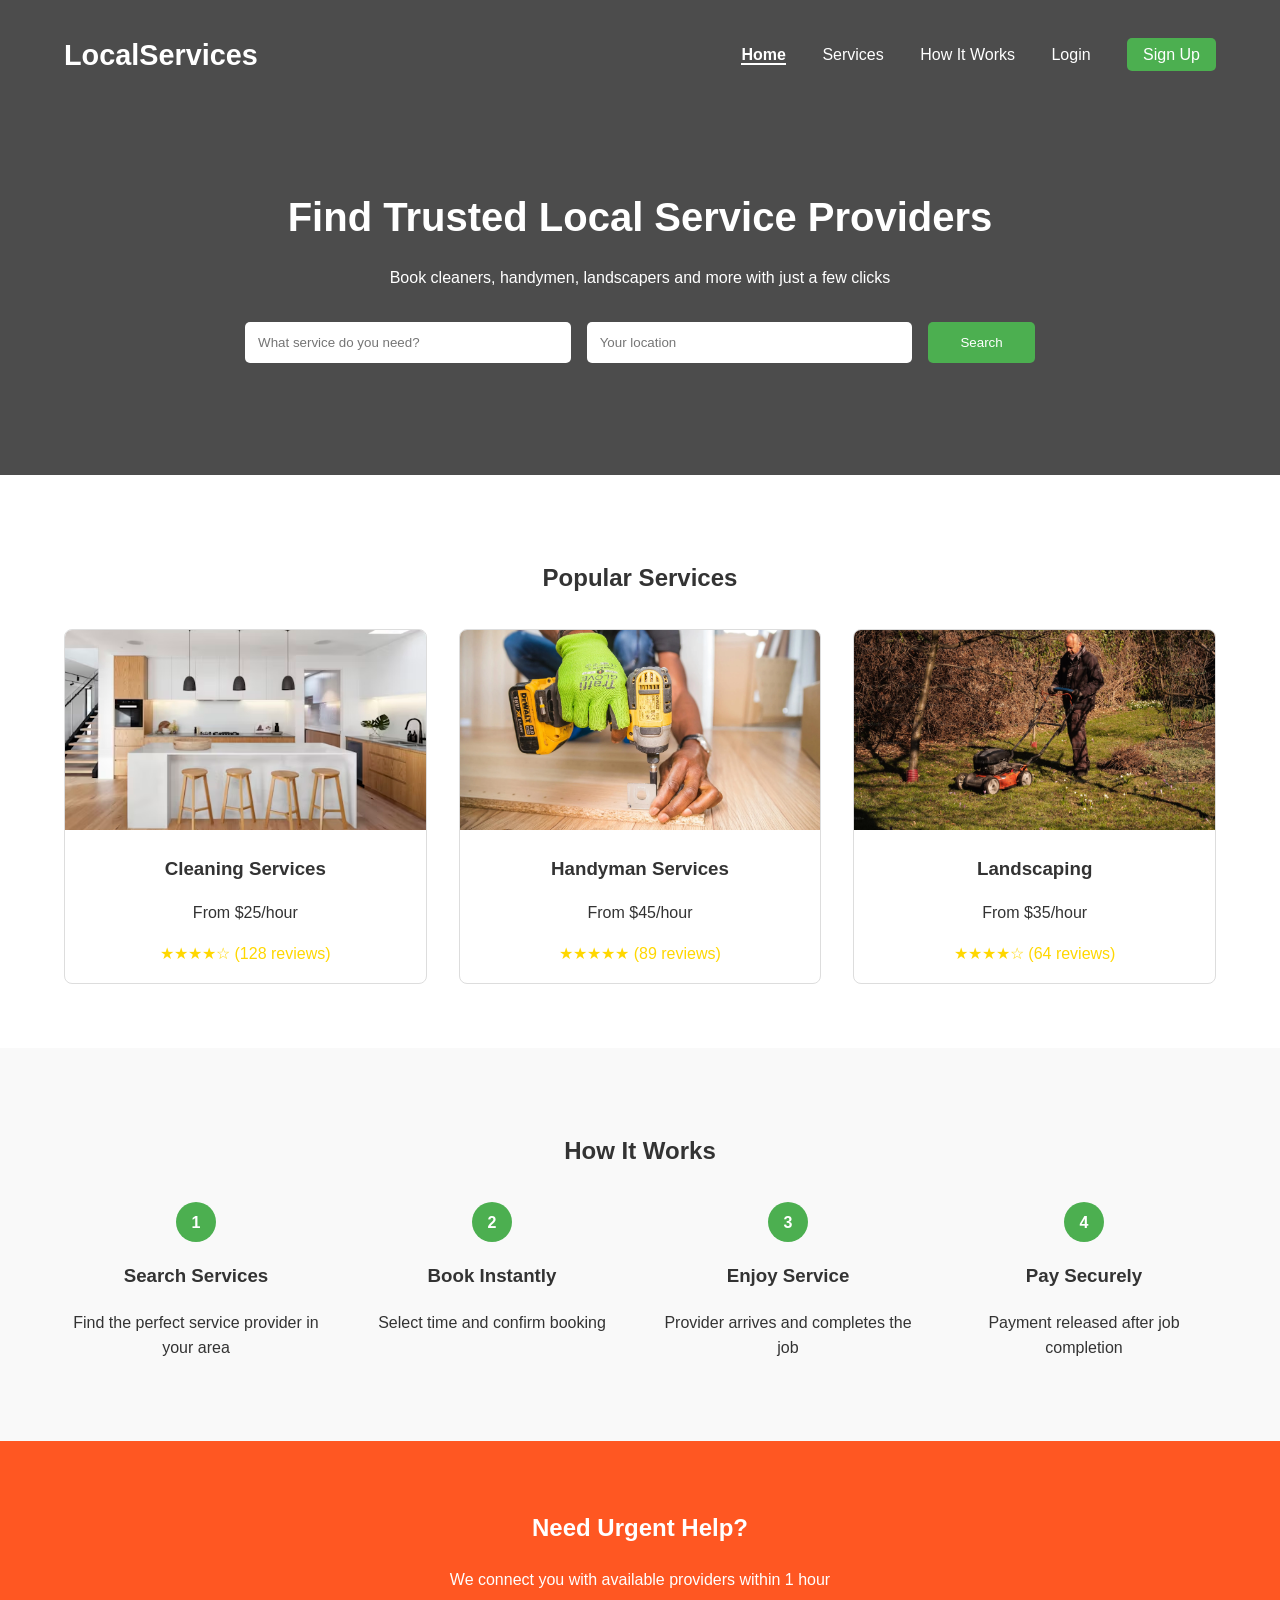
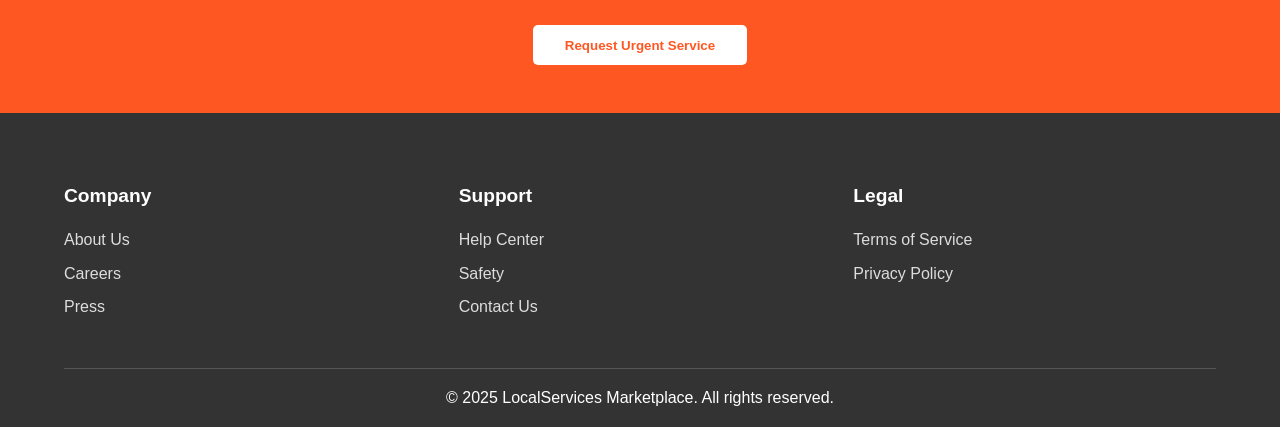
<file: index.html>
<!DOCTYPE html>
<html lang="en">
<head>
    <meta charset="UTF-8">
    <meta name="viewport" content="width=device-width, initial-scale=1.0">
    <title>LocalServices Marketplace</title>
    <link rel="stylesheet" href="styles.css">
</head>
<body>
    <header>
        <nav>
            <div class="logo">LocalServices</div>
            <div class="nav-links">
                <a href="#" class="active">Home</a>
                <a href="#services">Services</a>
                <a href="#how-it-works">How It Works</a>
                <a href="authorization/login.html">Login</a>
                <a href="authorization/register.html" class="btn">Sign Up</a>
            </div>
        </nav>
        <div class="hero">
            <h1>Find Trusted Local Service Providers</h1>
            <p>Book cleaners, handymen, landscapers and more with just a few clicks</p>
            <div class="search-bar">
                <input type="text" placeholder="What service do you need?">
                <input type="text" placeholder="Your location">
                <button>Search</button>
            </div>
        </div>
    </header>

    <section id="services" class="services-section">
        <h2>Popular Services</h2>
        <div class="services-grid">
            <div class="service-card" onclick="location.href='services/cleaning.html'">
                <img src="../images\service\cleaning1.avif">
                <h3>Cleaning Services</h3>
                <p>From $25/hour</p>
                <div class="rating">★★★★☆ (128 reviews)</div>
            </div>
            <div class="service-card" onclick="location.href='services/handyman.html'">
                <img src="../images\service\provider.webp">
                <h3>Handyman Services</h3>
                <p>From $45/hour</p>
                <div class="rating">★★★★★ (89 reviews)</div>
            </div>
            <div class="service-card" onclick="location.href='services/landscaping.html'">
                <img src="../images\service\gardener.avif">
                <h3>Landscaping</h3>
                <p>From $35/hour</p>
                <div class="rating">★★★★☆ (64 reviews)</div>
            </div>
        </div>
    </section>

    <section id="how-it-works" class="how-it-works">
        <h2>How It Works</h2>
        <div class="steps">
            <div class="step">
                <div class="step-number">1</div>
                <h3>Search Services</h3>
                <p>Find the perfect service provider in your area</p>
            </div>
            <div class="step">
                <div class="step-number">2</div>
                <h3>Book Instantly</h3>
                <p>Select time and confirm booking</p>
            </div>
            <div class="step">
                <div class="step-number">3</div>
                <h3>Enjoy Service</h3>
                <p>Provider arrives and completes the job</p>
            </div>
            <div class="step">
                <div class="step-number">4</div>
                <h3>Pay Securely</h3>
                <p>Payment released after job completion</p>
            </div>
        </div>
    </section>

    <section class="urgent-service">
        <h2>Need Urgent Help?</h2>
        <p>We connect you with available providers within 1 hour</p>
        <button class="urgent-btn">Request Urgent Service</button>
    </section>

    <footer>
        <div class="footer-content">
            <div class="footer-section">
                <h3>Company</h3>
                <ul>
                    <li><a href="#">About Us</a></li>
                    <li><a href="#">Careers</a></li>
                    <li><a href="#">Press</a></li>
                </ul>
            </div>
            <div class="footer-section">
                <h3>Support</h3>
                <ul>
                    <li><a href="#">Help Center</a></li>
                    <li><a href="#">Safety</a></li>
                    <li><a href="#">Contact Us</a></li>
                </ul>
            </div>
            <div class="footer-section">
                <h3>Legal</h3>
                <ul>
                    <li><a href="#">Terms of Service</a></li>
                    <li><a href="#">Privacy Policy</a></li>
                </ul>
            </div>
        </div>
        <div class="copyright">
            &copy; 2025 LocalServices Marketplace. All rights reserved.
        </div>
    </footer>

    <script src="scripts.js"></script>
</body>
</html>
</file>
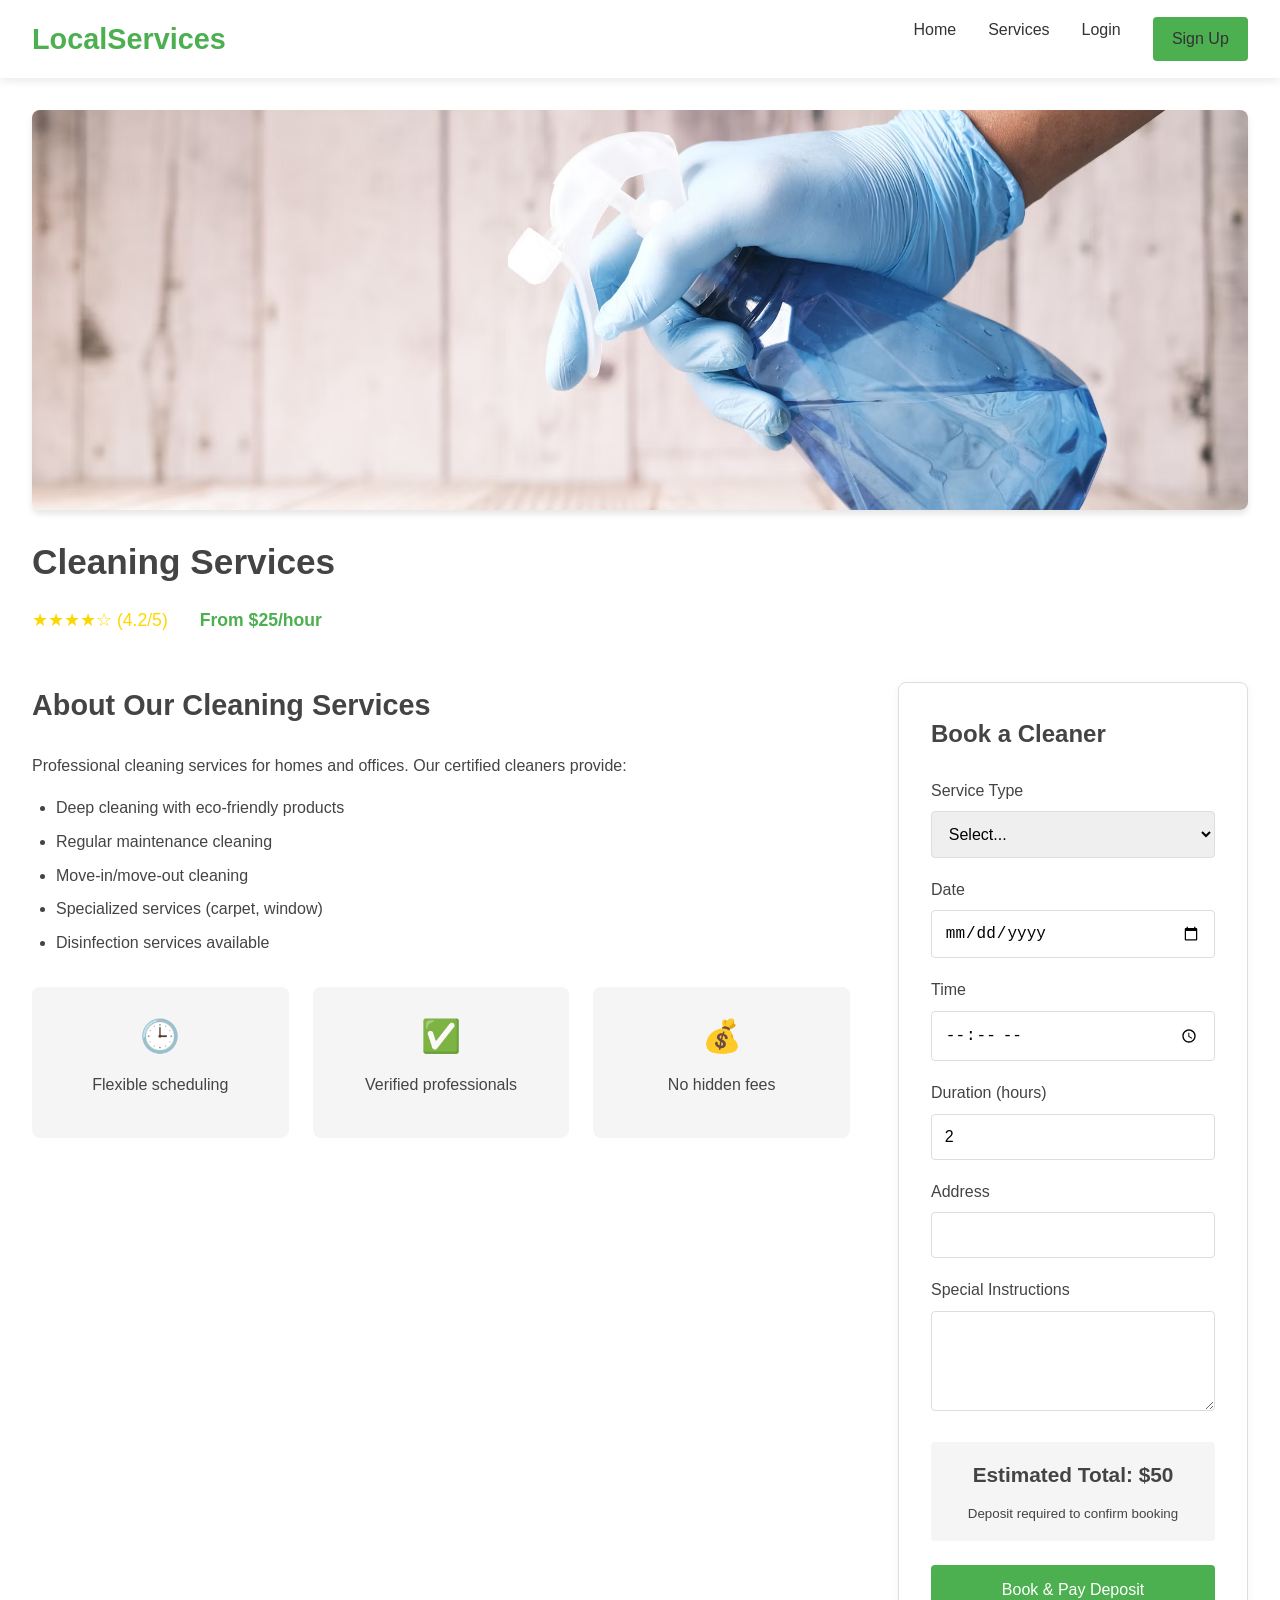
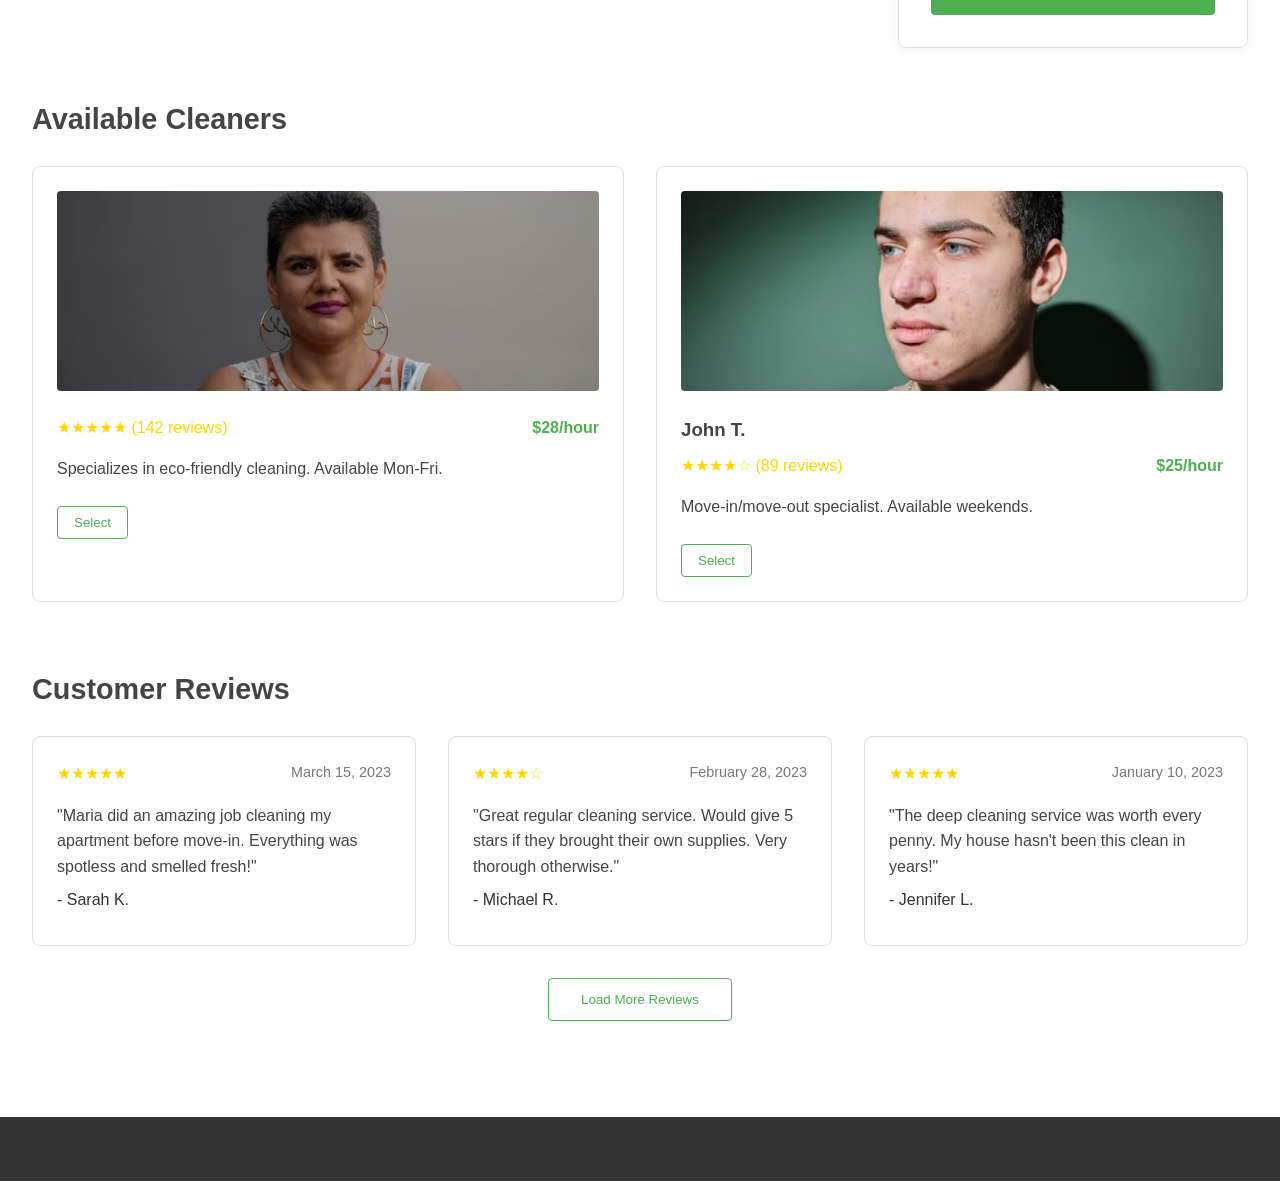
<file: services/cleaning.html>
<!DOCTYPE html>
<html lang="en">
<head>
    <meta charset="UTF-8">
    <meta name="viewport" content="width=device-width, initial-scale=1.0">
    <title>Cleaning Services | LocalServices</title>
    <link rel="stylesheet" href="styles1.css">
    <script src="https://js.stripe.com/v3/"></script>
</head>
<body>
    <header>
        <nav>
            <div class="logo">LocalServices</div>
            <div class="nav-links">
                <a href="../index.html">Home</a>
                <a href="../index.html#services">Services</a>
                <a href="../authorization/login.html">Login</a>
                <a href="../authorization/register.html" class="btn">Sign Up</a>
            </div>
            <div class="mobile-menu-btn">☰</div>
        </nav>
    </header>

    <main class="service-page">
        <div class="service-header">
            <img src="../images\service\cleaning2.avif">
            <h1>Cleaning Services</h1>
            <div class="service-meta">
                <span class="rating">★★★★☆ (4.2/5)</span>
                <span class="price">From $25/hour</span>
            </div>
        </div>

        <section class="service-details">
            <div class="details-container">
                <div class="service-description">
                    <h2>About Our Cleaning Services</h2>
                    <p>Professional cleaning services for homes and offices. Our certified cleaners provide:</p>
                    <ul>
                        <li>Deep cleaning with eco-friendly products</li>
                        <li>Regular maintenance cleaning</li>
                        <li>Move-in/move-out cleaning</li>
                        <li>Specialized services (carpet, window)</li>
                        <li>Disinfection services available</li>
                    </ul>
                    
                    <div class="service-features">
                        <div class="feature">
                            <span>🕒</span>
                            <p>Flexible scheduling</p>
                        </div>
                        <div class="feature">
                            <span>✅</span>
                            <p>Verified professionals</p>
                        </div>
                        <div class="feature">
                            <span>💰</span>
                            <p>No hidden fees</p>
                        </div>
                    </div>
                </div>

                <div class="booking-form">
                    <h2>Book a Cleaner</h2>
                    <form id="cleaning-booking">
                        <div class="form-group">
                            <label for="cleaning-type">Service Type</label>
                            <select id="cleaning-type" required>
                                <option value="">Select...</option>
                                <option value="standard">Standard Cleaning ($25/hr)</option>
                                <option value="deep">Deep Cleaning ($35/hr)</option>
                                <option value="move">Move Cleaning ($45/hr)</option>
                                <option value="disinfection">Disinfection ($30/hr)</option>
                            </select>
                        </div>
                        <div class="form-group">
                            <label for="cleaning-date">Date</label>
                            <input type="date" id="cleaning-date" required>
                        </div>
                        <div class="form-group">
                            <label for="cleaning-time">Time</label>
                            <input type="time" id="cleaning-time" required min="09:00" max="18:00">
                        </div>
                        <div class="form-group">
                            <label for="cleaning-hours">Duration (hours)</label>
                            <input type="number" id="cleaning-hours" min="1" max="8" value="2" required>
                        </div>
                        <div class="form-group">
                            <label for="cleaning-address">Address</label>
                            <input type="text" id="cleaning-address" required>
                        </div>
                        <div class="form-group">
                            <label for="cleaning-notes">Special Instructions</label>
                            <textarea id="cleaning-notes"></textarea>
                        </div>
                        
                        <div class="price-summary">
                            <h3>Estimated Total: <span id="cleaning-total">$50</span></h3>
                            <small>Deposit required to confirm booking</small>
                        </div>
                        
                        <div id="payment-element">
                            <!-- Stripe Payment Element will be inserted here -->
                        </div>
                        
                        <button type="submit" class="btn" id="submit-booking">
                            <span class="button-text">Book & Pay Deposit</span>
                            <span class="spinner hidden" id="spinner"></span>
                        </button>
                    </form>
                </div>
            </div>

            <div class="provider-gallery">
                <h2>Available Cleaners</h2>
                <div class="providers-grid">
                    <div class="provider-card">
                        <img src="../images\service\cleaning3.avif">
                        <div class="provider-meta">
                            <span class="rating">★★★★★ (142 reviews)</span>
                            <span class="price">$28/hour</span>
                        </div>
                        <p>Specializes in eco-friendly cleaning. Available Mon-Fri.</p>
                        <button class="btn-outline" onclick="selectProvider('Maria S.')">Select</button>
                    </div>
                    <div class="provider-card">
                        <img src="../images\service\cleaning4.avif" alt="Cleaner John" loading="lazy">
                        <h3>John T.</h3>
                        <div class="provider-meta">
                            <span class="rating">★★★★☆ (89 reviews)</span>
                            <span class="price">$25/hour</span>
                        </div>
                        <p>Move-in/move-out specialist. Available weekends.</p>
                        <button class="btn-outline" onclick="selectProvider('John T.')">Select</button>
                    </div>
                </div>
            </div>
        </section>

        <section class="reviews-section">
            <h2>Customer Reviews</h2>
            <div class="reviews-grid">
                <div class="review-card">
                    <div class="review-header">
                        <span class="rating">★★★★★</span>
                        <span class="review-date">March 15, 2023</span>
                    </div>
                    <p>"Maria did an amazing job cleaning my apartment before move-in. Everything was spotless and smelled fresh!"</p>
                    <p class="review-author">- Sarah K.</p>
                </div>
                <div class="review-card">
                    <div class="review-header">
                        <span class="rating">★★★★☆</span>
                        <span class="review-date">February 28, 2023</span>
                    </div>
                    <p>"Great regular cleaning service. Would give 5 stars if they brought their own supplies. Very thorough otherwise."</p>
                    <p class="review-author">- Michael R.</p>
                </div>
                <div class="review-card">
                    <div class="review-header">
                        <span class="rating">★★★★★</span>
                        <span class="review-date">January 10, 2023</span>
                    </div>
                    <p>"The deep cleaning service was worth every penny. My house hasn't been this clean in years!"</p>
                    <p class="review-author">- Jennifer L.</p>
                </div>
            </div>
            <button class="btn-outline" id="load-more-reviews">Load More Reviews</button>
        </section>
    </main>

    <footer>
        <!-- Same footer as index.html -->
    </footer>

    <script src="script1.js"></script>
    <script>
        // Initialize Stripe
        const stripe = Stripe('pk_test_your_stripe_publishable_key');
        let elements;
        
        document.addEventListener('DOMContentLoaded', function() {
            // Calculate price when service type changes
            document.getElementById('cleaning-type').addEventListener('change', calculateTotal);
            document.getElementById('cleaning-hours').addEventListener('input', calculateTotal);
            
            // Initialize payment element
            initializePayment();
            
            // Form submission
            document.getElementById('cleaning-booking').addEventListener('submit', handleBooking);
        });
        
        function calculateTotal() {
            const serviceType = document.getElementById('cleaning-type').value;
            const hours = document.getElementById('cleaning-hours').value;
            let rate = 25;
            
            if (serviceType === 'deep') rate = 35;
            else if (serviceType === 'move') rate = 45;
            else if (serviceType === 'disinfection') rate = 30;
            
            const total = rate * hours;
            document.getElementById('cleaning-total').textContent = `$${total}`;
            return total;
        }
        
        async function initializePayment() {
            const response = await fetch('/create-payment-intent', {
                method: 'POST',
                headers: { 'Content-Type': 'application/json' },
                body: JSON.stringify({ amount: calculateTotal() * 100 })
            });
            
            const { clientSecret } = await response.json();
            
            elements = stripe.elements({ clientSecret });
            const paymentElement = elements.create('payment');
            paymentElement.mount('#payment-element');
        }
        
        async function handleBooking(e) {
            e.preventDefault();
            
            const submitButton = document.getElementById('submit-booking');
            submitButton.disabled = true;
            document.getElementById('spinner').classList.remove('hidden');
            
            const { error } = await stripe.confirmPayment({
                elements,
                confirmParams: {
                    return_url: 'https://yourdomain.com/booking-confirmed',
                }
            });
            
            if (error) {
                alert(error.message);
                submitButton.disabled = false;
                document.getElementById('spinner').classList.add('hidden');
            }
        }
        
        function selectProvider(providerName) {
            alert(`${providerName} selected! Continue with booking.`);
        }
    </script>
</body>
</html>
</file>
<file: styles.css>
/* Base Styles */
body {
    font-family: 'Segoe UI', Tahoma, Geneva, Verdana, sans-serif;
    margin: 0;
    padding: 0;
    line-height: 1.6;
    color: #333;
}

header {
    background: linear-gradient(rgba(0,0,0,0.7), rgba(0,0,0,0.7)), url('https://via.placeholder.com/1920x1080?text=Background');
    background-size: cover;
    color: white;
    padding: 2rem 0;
    text-align: center;
}

nav {
    display: flex;
    justify-content: space-between;
    align-items: center;
    padding: 0 5%;
}

.logo {
    font-size: 1.8rem;
    font-weight: bold;
}

.nav-links a {
    color: white;
    text-decoration: none;
    margin-left: 2rem;
}

.nav-links a.active {
    font-weight: bold;
    border-bottom: 2px solid white;
}

.btn {
    background: #4CAF50;
    padding: 0.5rem 1rem;
    border-radius: 5px;
}

.hero {
    padding: 5rem 0;
}

.hero h1 {
    font-size: 2.5rem;
    margin-bottom: 1rem;
}

.search-bar {
    display: flex;
    justify-content: center;
    margin-top: 2rem;
    gap: 1rem;
}

.search-bar input {
    padding: 0.8rem;
    border: none;
    border-radius: 5px;
    width: 300px;
}

.search-bar button {
    background: #4CAF50;
    color: white;
    border: none;
    padding: 0 2rem;
    border-radius: 5px;
    cursor: pointer;
}

/* Services Section */
.services-section {
    padding: 4rem 5%;
    text-align: center;
}

.services-grid {
    display: grid;
    grid-template-columns: repeat(auto-fit, minmax(300px, 1fr));
    gap: 2rem;
    margin-top: 2rem;
}

.service-card {
    border: 1px solid #ddd;
    border-radius: 8px;
    overflow: hidden;
    cursor: pointer;
    transition: transform 0.3s;
}

.service-card:hover {
    transform: translateY(-5px);
}

.service-card img {
    width: 100%;
    height: 200px;
    object-fit: cover;
}

.service-card h3 {
    margin: 1rem 0 0.5rem;
}

.rating {
    color: #FFD700;
    margin: 1rem 0;
}

/* How It Works Section */
.how-it-works {
    background: #f9f9f9;
    padding: 4rem 5%;
    text-align: center;
}

.steps {
    display: grid;
    grid-template-columns: repeat(auto-fit, minmax(200px, 1fr));
    gap: 2rem;
    margin-top: 2rem;
}

.step-number {
    background: #4CAF50;
    color: white;
    width: 40px;
    height: 40px;
    border-radius: 50%;
    display: flex;
    align-items: center;
    justify-content: center;
    margin: 0 auto 1rem;
    font-weight: bold;
}

/* Urgent Service Section */
.urgent-service {
    padding: 3rem 5%;
    text-align: center;
    background: #FF5722;
    color: white;
}

.urgent-btn {
    background: white;
    color: #FF5722;
    border: none;
    padding: 0.8rem 2rem;
    border-radius: 5px;
    font-weight: bold;
    cursor: pointer;
    margin-top: 1rem;
}

/* Footer */
footer {
    background: #333;
    color: white;
    padding: 3rem 5% 1rem;
}

.footer-content {
    display: grid;
    grid-template-columns: repeat(auto-fit, minmax(200px, 1fr));
    gap: 2rem;
    margin-bottom: 2rem;
}

.footer-section h3 {
    margin-bottom: 1rem;
    font-size: 1.2rem;
}

.footer-section ul {
    list-style: none;
    padding: 0;
}

.footer-section li {
    margin-bottom: 0.5rem;
}

.footer-section a {
    color: #ddd;
    text-decoration: none;
}

.copyright {
    text-align: center;
    padding-top: 1rem;
    border-top: 1px solid #555;
}

/* Responsive */
@media (max-width: 768px) {
    .nav-links {
        display: none; /* Would implement mobile menu in real site */
    }
    
    .search-bar {
        flex-direction: column;
        align-items: center;
    }
    
    .search-bar input {
        width: 80%;
    }
}
</file>
<file: services/styles1.css>
/* Base Styles */
:root {
    --primary: #4CAF50;
    --primary-dark: #3e8e41;
    --secondary: #2196F3;
    --danger: #f44336;
    --light-gray: #f5f5f5;
    --dark-gray: #333;
    --text-color: #444;
}

* {
    box-sizing: border-box;
    margin: 0;
    padding: 0;
}

body {
    font-family: 'Segoe UI', Tahoma, Geneva, Verdana, sans-serif;
    line-height: 1.6;
    color: var(--text-color);
    background: white;
}

/* Layout */
.container {
    max-width: 1200px;
    margin: 0 auto;
    padding: 0 20px;
}

/* Header & Navigation */
header {
    background: white;
    box-shadow: 0 2px 10px rgba(0,0,0,0.1);
    position: sticky;
    top: 0;
    z-index: 100;
}

nav {
    display: flex;
    justify-content: space-between;
    align-items: center;
    padding: 1rem 2rem;
}

.logo {
    font-size: 1.8rem;
    font-weight: bold;
    color: var(--primary);
}

.nav-links {
    display: flex;
    gap: 2rem;
}

.nav-links a {
    color: var(--dark-gray);
    text-decoration: none;
    font-weight: 500;
    transition: color 0.3s;
}

.nav-links a:hover {
    color: var(--primary);
}

.nav-links a.active {
    color: var(--primary);
    border-bottom: 2px solid var(--primary);
}

.mobile-menu-btn {
    display: none;
    font-size: 1.5rem;
    cursor: pointer;
}

/* Buttons */
.btn {
    background: var(--primary);
    color: white;
    padding: 0.6rem 1.2rem;
    border: none;
    border-radius: 4px;
    font-weight: 500;
    cursor: pointer;
    transition: background 0.3s;
}

.btn:hover {
    background: var(--primary-dark);
}

.btn-outline {
    background: transparent;
    color: var(--primary);
    border: 1px solid var(--primary);
    padding: 0.5rem 1rem;
    border-radius: 4px;
    cursor: pointer;
    transition: all 0.3s;
}

.btn-outline:hover {
    background: var(--primary);
    color: white;
}

/* Hero Section */
.hero {
    background: linear-gradient(rgba(0,0,0,0.6), rgba(0,0,0,0.6)), url('../images/ui/hero-bg.jpg');
    background-size: cover;
    background-position: center;
    color: white;
    text-align: center;
    padding: 5rem 2rem;
}

.hero h1 {
    font-size: 2.5rem;
    margin-bottom: 1rem;
}

.hero p {
    font-size: 1.2rem;
    max-width: 700px;
    margin: 0 auto 2rem;
}

.search-bar {
    display: flex;
    justify-content: center;
    gap: 1rem;
    max-width: 800px;
    margin: 0 auto;
}

.search-bar input {
    padding: 0.8rem 1rem;
    border: none;
    border-radius: 4px;
    width: 100%;
    font-size: 1rem;
}

.search-bar button {
    padding: 0 2rem;
    font-size: 1rem;
}

/* Services Section */
.services-section {
    padding: 4rem 2rem;
}

.services-section h2 {
    text-align: center;
    margin-bottom: 2rem;
    font-size: 2rem;
}

.services-grid {
    display: grid;
    grid-template-columns: repeat(auto-fit, minmax(300px, 1fr));
    gap: 2rem;
}

.service-card {
    border: 1px solid #ddd;
    border-radius: 8px;
    overflow: hidden;
    cursor: pointer;
    transition: transform 0.3s, box-shadow 0.3s;
}

.service-card:hover {
    transform: translateY(-5px);
    box-shadow: 0 5px 15px rgba(0,0,0,0.1);
}

.service-card img {
    width: 100%;
    height: 200px;
    object-fit: cover;
}

.service-card h3 {
    padding: 1rem 1rem 0.5rem;
    font-size: 1.2rem;
}

.service-card p {
    padding: 0 1rem 0.5rem;
    color: var(--primary);
    font-weight: 500;
}

.rating {
    padding: 0 1rem 1rem;
    color: #FFD700;
}

/* Service Page */
.service-page {
    padding: 2rem;
}

.service-header {
    position: relative;
    margin-bottom: 3rem;
}

.service-header img {
    width: 100%;
    height: 400px;
    object-fit: cover;
    border-radius: 8px;
    box-shadow: 0 4px 6px rgba(0,0,0,0.1);
}

.service-header h1 {
    margin-top: 1rem;
    font-size: 2.2rem;
}

.service-meta {
    display: flex;
    gap: 2rem;
    margin: 1rem 0;
    font-size: 1.1rem;
}

.service-meta .rating {
    color: #FFD700;
    padding: 0;
}

.service-meta .price {
    color: var(--primary);
    font-weight: 600;
}

.details-container {
    display: grid;
    grid-template-columns: 1fr 350px;
    gap: 3rem;
    margin-bottom: 3rem;
}

.service-description h2 {
    margin-bottom: 1.5rem;
    font-size: 1.8rem;
}

.service-description p {
    margin-bottom: 1rem;
    line-height: 1.7;
}

.service-description ul {
    margin: 1rem 0 2rem 1.5rem;
}

.service-description li {
    margin-bottom: 0.5rem;
}

.service-features {
    display: grid;
    grid-template-columns: repeat(auto-fit, minmax(150px, 1fr));
    gap: 1.5rem;
    margin: 2rem 0;
}

.feature {
    background: var(--light-gray);
    padding: 1.5rem;
    border-radius: 8px;
    text-align: center;
}

.feature span {
    font-size: 2rem;
    display: block;
    margin-bottom: 0.5rem;
}

.booking-form {
    background: white;
    border: 1px solid #ddd;
    border-radius: 8px;
    padding: 2rem;
    box-shadow: 0 2px 10px rgba(0,0,0,0.05);
    position: sticky;
    top: 1rem;
}

.booking-form h2 {
    margin-bottom: 1.5rem;
    font-size: 1.5rem;
}

.form-group {
    margin-bottom: 1.2rem;
}

.form-group label {
    display: block;
    margin-bottom: 0.5rem;
    font-weight: 500;
}

.form-group input,
.form-group select,
.form-group textarea {
    width: 100%;
    padding: 0.8rem;
    border: 1px solid #ddd;
    border-radius: 4px;
    font-size: 1rem;
}

.form-group textarea {
    min-height: 100px;
    resize: vertical;
}

.price-summary {
    background: var(--light-gray);
    padding: 1rem;
    border-radius: 4px;
    margin: 1.5rem 0;
    text-align: center;
}

.price-summary h3 {
    font-size: 1.3rem;
    margin-bottom: 0.5rem;
}

#payment-element {
    margin: 1.5rem 0;
}

#submit-booking {
    width: 100%;
    padding: 1rem;
    font-size: 1rem;
}

.spinner {
    display: inline-block;
    width: 20px;
    height: 20px;
    border: 3px solid rgba(255,255,255,0.3);
    border-radius: 50%;
    border-top-color: white;
    animation: spin 1s ease-in-out infinite;
    margin-left: 10px;
}

@keyframes spin {
    to { transform: rotate(360deg); }
}

.hidden {
    display: none;
}

.provider-gallery {
    margin: 3rem 0;
}

.provider-gallery h2 {
    margin-bottom: 1.5rem;
    font-size: 1.8rem;
}

.providers-grid {
    display: grid;
    grid-template-columns: repeat(auto-fit, minmax(300px, 1fr));
    gap: 2rem;
}

.provider-card {
    border: 1px solid #ddd;
    border-radius: 8px;
    padding: 1.5rem;
    transition: transform 0.3s;
}

.provider-card:hover {
    transform: translateY(-5px);
    box-shadow: 0 5px 15px rgba(0,0,0,0.1);
}

.provider-card img {
    width: 100%;
    height: 200px;
    object-fit: cover;
    border-radius: 4px;
    margin-bottom: 1rem;
}

.provider-card h3 {
    margin-bottom: 0.5rem;
}

.provider-meta {
    display: flex;
    justify-content: space-between;
    margin-bottom: 1rem;
}

.provider-meta .rating {
    color: #FFD700;
    padding: 0;
}

.provider-meta .price {
    color: var(--primary);
    font-weight: 600;
}

.provider-card p {
    margin-bottom: 1.5rem;
    color: var(--text-color);
}

.reviews-section {
    margin: 4rem 0;
}

.reviews-section h2 {
    margin-bottom: 1.5rem;
    font-size: 1.8rem;
}

.reviews-grid {
    display: grid;
    grid-template-columns: repeat(auto-fit, minmax(300px, 1fr));
    gap: 2rem;
    margin-bottom: 2rem;
}

.review-card {
    background: white;
    border: 1px solid #ddd;
    border-radius: 8px;
    padding: 1.5rem;
}

.review-header {
    display: flex;
    justify-content: space-between;
    margin-bottom: 1rem;
}

.review-card .rating {
    color: #FFD700;
    padding: 0;
}

.review-date {
    color: #777;
    font-size: 0.9rem;
}

.review-card p {
    margin-bottom: 0.5rem;
    line-height: 1.6;
}

.review-author {
    font-weight: 500;
    color: var(--dark-gray);
}

#load-more-reviews {
    display: block;
    margin: 0 auto;
    padding: 0.8rem 2rem;
}

/* Footer */
footer {
    background: var(--dark-gray);
    color: white;
    padding: 3rem 0 1rem;
}

.footer-content {
    display: grid;
    grid-template-columns: repeat(auto-fit, minmax(200px, 1fr));
    gap: 2rem;
    padding: 0 2rem;
    margin-bottom: 2rem;
}

.footer-section h3 {
    margin-bottom: 1.2rem;
    font-size: 1.2rem;
}

.footer-section ul {
    list-style: none;
}

.footer-section li {
    margin-bottom: 0.5rem;
}

.footer-section a {
    color: #ddd;
    text-decoration: none;
    transition: color 0.3s;
}

.footer-section a:hover {
    color: white;
}

.copyright {
    text-align: center;
    padding-top: 1.5rem;
    border-top: 1px solid #444;
    color: #aaa;
    font-size: 0.9rem;
}

/* Responsive Design */
@media (max-width: 768px) {
    .nav-links {
        display: none;
    }
    
    .mobile-menu-btn {
        display: block;
    }
    
    .hero h1 {
        font-size: 2rem;
    }
    
    .search-bar {
        flex-direction: column;
    }
    
    .details-container {
        grid-template-columns: 1fr;
    }
    
    .booking-form {
        position: static;
    }
}

@media (max-width: 480px) {
    nav {
        padding: 1rem;
    }
    
    .hero {
        padding: 3rem 1rem;
    }
    
    .service-header img {
        height: 250px;
    }
}
</file>
